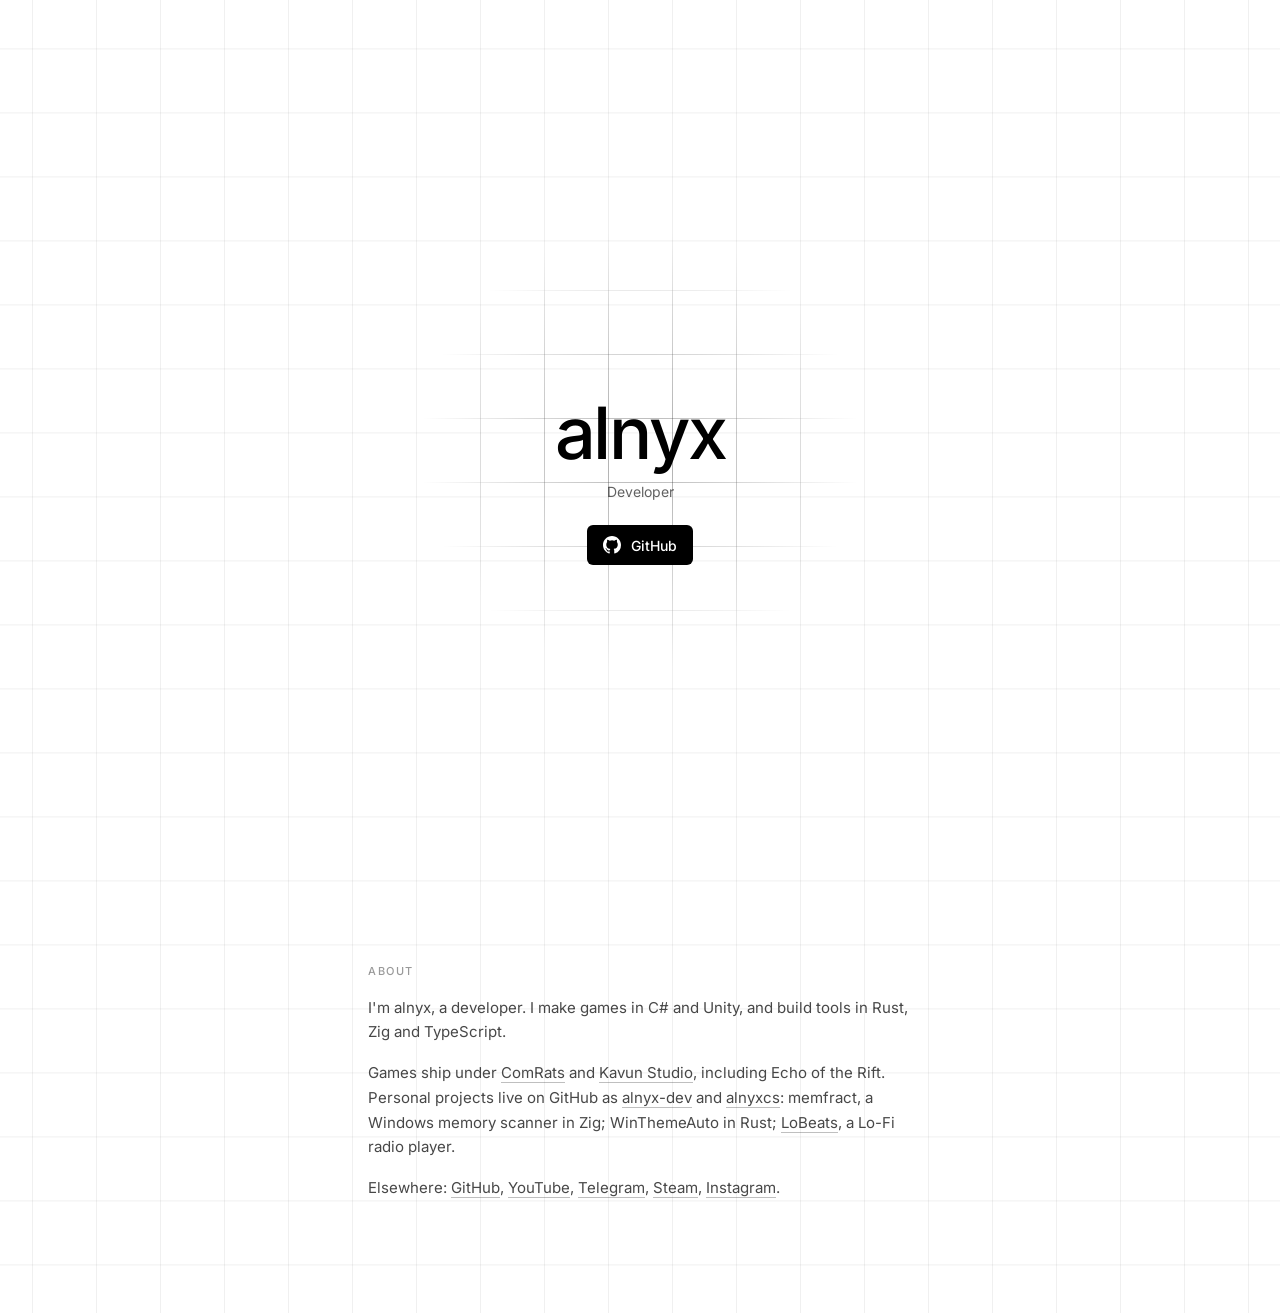
<file: index.html>
<!DOCTYPE html>
<html lang="en">
<head>
<meta charset="utf-8">
<meta name="viewport" content="width=device-width, initial-scale=1, viewport-fit=cover">
<title>alnyx — developer</title>
<meta name="description" content="alnyx (alnyxcs) — developer. Games in C# and Unity; tools in Rust, Zig and TypeScript.">
<link rel="canonical" href="https://alnyx-dev.github.io/">
<meta name="robots" content="index, follow, max-image-preview:large">
<meta name="google-site-verification" content="wNRhs32dFSc0FW93jGzTGAF5mcwV4OuygvEs5phq724">
<meta name="author" content="alnyx">
<meta name="theme-color" content="#ffffff" media="(prefers-color-scheme: light)">
<meta name="theme-color" content="#000000" media="(prefers-color-scheme: dark)">
<link rel="icon" type="image/svg+xml" href="/favicon.svg">

<meta property="og:type" content="profile">
<meta property="og:site_name" content="alnyx">
<meta property="og:title" content="alnyx — developer">
<meta property="og:description" content="Developer. Games in C# and Unity; tools in Rust, Zig and TypeScript.">
<meta property="og:url" content="https://alnyx-dev.github.io/">
<meta property="og:locale" content="en_US">
<meta property="profile:username" content="alnyx">
<meta property="og:image" content="https://alnyx-dev.github.io/og.png">
<meta property="og:image:type" content="image/png">
<meta property="og:image:width" content="1200">
<meta property="og:image:height" content="630">
<meta property="og:image:alt" content="alnyx — Developer">
<meta name="twitter:card" content="summary_large_image">
<meta name="twitter:title" content="alnyx — developer">
<meta name="twitter:description" content="Developer. Games in C# and Unity; tools in Rust, Zig and TypeScript.">
<meta name="twitter:image" content="https://alnyx-dev.github.io/og.png">
<meta name="twitter:image:alt" content="alnyx — Developer">

<script type="application/ld+json">
{
  "@context": "https://schema.org",
  "@graph": [
    {
      "@type": "ProfilePage",
      "@id": "https://alnyx-dev.github.io/#page",
      "url": "https://alnyx-dev.github.io/",
      "name": "alnyx — developer",
      "description": "Developer. Games in C# and Unity; tools in Rust, Zig and TypeScript.",
      "inLanguage": "en",
      "isPartOf": { "@id": "https://alnyx-dev.github.io/#website" },
      "mainEntity": { "@id": "https://alnyx-dev.github.io/#person" },
      "primaryImageOfPage": { "@id": "https://alnyx-dev.github.io/#ogimage" }
    },
    {
      "@type": "Person",
      "@id": "https://alnyx-dev.github.io/#person",
      "name": "alnyx",
      "alternateName": ["alnyxcs", "alnyx-dev", "alnyx cs", "alnyx dev"],
      "url": "https://alnyx-dev.github.io/",
      "jobTitle": "Developer",
      "description": "Developer. Games in C# and Unity; tools in Rust, Zig and TypeScript.",
      "knowsAbout": ["C#", "Unity", "Rust", "Zig", "TypeScript", "Python", "Game development"],
      "image": "https://alnyx-dev.github.io/og.png",
      "mainEntityOfPage": { "@id": "https://alnyx-dev.github.io/#page" },
      "sameAs": [
        "https://github.com/alnyx-dev",
        "https://github.com/alnyxcs",
        "https://www.youtube.com/@alnyxcs",
        "https://t.me/alnyxcs",
        "https://steamcommunity.com/id/alnyx",
        "https://www.instagram.com/truealnyx",
        "https://alnyxcs.github.io/",
        "https://github.com/Kavun-Studio",
        "https://github.com/ComRats"
      ]
    },
    {
      "@type": "WebSite",
      "@id": "https://alnyx-dev.github.io/#website",
      "url": "https://alnyx-dev.github.io/",
      "name": "alnyx",
      "alternateName": ["alnyxcs", "alnyx-dev"],
      "inLanguage": "en",
      "publisher": { "@id": "https://alnyx-dev.github.io/#person" }
    },
    {
      "@type": "ImageObject",
      "@id": "https://alnyx-dev.github.io/#ogimage",
      "url": "https://alnyx-dev.github.io/og.png",
      "contentUrl": "https://alnyx-dev.github.io/og.png",
      "width": 1200,
      "height": 630,
      "caption": "alnyx — Developer"
    }
  ]
}
</script>

<link rel="preload" href="fonts/inter-latin.woff2" as="font" type="font/woff2" crossorigin>
<style>
  @font-face {
    font-family: "Inter";
    font-style: normal;
    font-weight: 400 600;
    font-display: swap;
    src: url("fonts/inter-latin.woff2") format("woff2");
    unicode-range: U+0000-00FF, U+0131, U+0152-0153, U+02BB-02BC, U+02C6, U+02DA, U+02DC, U+0304, U+0308, U+0329, U+2000-206F, U+20AC, U+2122, U+2191, U+2193, U+2212, U+2215, U+FEFF, U+FFFD;
  }
  @font-face {
    font-family: "Inter";
    font-style: normal;
    font-weight: 400 600;
    font-display: swap;
    src: url("fonts/inter-cyrillic.woff2") format("woff2");
    unicode-range: U+0301, U+0400-045F, U+0490-0491, U+04B0-04B1, U+2116;
  }
  :root {
    box-sizing: border-box;
    padding-top: env(safe-area-inset-top, 0px);
    padding-bottom: env(safe-area-inset-bottom, 0px);
    --bg: #ffffff;
    --fg: #000000;
    --btn-bg: #000000;
    --btn-fg: #ffffff;
    --btn-hover: #383838;
    --grid: rgba(0, 0, 0, 0.06);
    color-scheme: light;
  }
  @media (prefers-color-scheme: dark) {
    :root:not([data-theme="light"]) {
      --bg: #000000;
      --fg: #ffffff;
      --btn-bg: #ffffff;
      --btn-fg: #000000;
      --btn-hover: #cccccc;
      --grid: rgba(255, 255, 255, 0.08);
      color-scheme: dark;
    }
  }
  :root[data-theme="dark"] {
    --bg: #000000;
    --fg: #ffffff;
    --btn-bg: #ffffff;
    --btn-fg: #000000;
    --btn-hover: #cccccc;
    --grid: rgba(255, 255, 255, 0.08);
    color-scheme: dark;
  }
  html, body { min-height: 100%; margin: 0; }
  body {
    display: block;
    background-color: var(--bg);
    background-image:
      linear-gradient(to right, var(--grid) 1px, transparent 1px),
      linear-gradient(to bottom, var(--grid) 1px, transparent 1px);
    background-size: 64px 64px;
    background-position: center;
    color: var(--fg);
    font-family: "Inter", ui-sans-serif, system-ui, -apple-system, "Segoe UI", Roboto, sans-serif;
    -webkit-font-smoothing: antialiased;
    -webkit-user-select: none;
    user-select: none;
    -webkit-touch-callout: none;
  }
  main {
    display: flex;
    flex-direction: column;
    align-items: center;
    justify-content: center;
    min-height: 100dvh;
    gap: 0.85rem;
    padding: 2rem;
    text-align: center;
  }
  .about {
    max-width: 34rem;
    margin: 0 auto;
    padding: 0 2rem 7rem;
  }
  .about h2 {
    margin: 0 0 1.1rem;
    font-size: 11px;
    font-weight: 500;
    letter-spacing: 0.14em;
    text-transform: uppercase;
    color: color-mix(in srgb, var(--fg) 40%, transparent);
  }
  .about p {
    margin: 0 0 1rem;
    font-size: 15px;
    line-height: 1.65;
    color: color-mix(in srgb, var(--fg) 72%, transparent);
    text-wrap: pretty;
  }
  .about p:last-child { margin-bottom: 0; }
  .about a {
    color: inherit;
    text-decoration: none;
    border-bottom: 1px solid color-mix(in srgb, var(--fg) 25%, transparent);
    transition: border-color 0.15s ease;
  }
  .about a:hover { border-bottom-color: currentColor; }
  .about a:focus-visible { outline: 2px solid var(--fg); outline-offset: 3px; }
  .brand {
    margin: 0;
    font-size: clamp(2.75rem, 9vw, 4.5rem);
    font-weight: 500;
    line-height: 0.95;
    letter-spacing: -0.032em;
    animation: rise 1s cubic-bezier(0.2, 0.7, 0.2, 1) 0.05s backwards;
  }
  .tagline {
    max-width: 28ch;
    margin: 0 0 0.6rem;
    font-size: 14px;
    line-height: 1.55;
    text-wrap: balance;
    color: color-mix(in srgb, var(--fg) 62%, transparent);
    animation: rise 1s cubic-bezier(0.2, 0.7, 0.2, 1) 0.12s backwards;
  }
  a.btn {
    display: inline-flex;
    align-items: center;
    gap: 0.6rem;
    height: 40px;
    padding: 0 1rem;
    border-radius: 6px;
    background: var(--btn-bg);
    color: var(--btn-fg);
    text-decoration: none;
    font-size: 14px;
    font-weight: 500;
    position: relative;
    transition: background 0.15s ease, transform 0.15s ease;
    animation: rise 1s cubic-bezier(0.2, 0.7, 0.2, 1) 0.2s backwards;
  }
  a.btn:hover { background: var(--btn-hover); }
  a.btn:focus-visible { outline: 2px solid var(--fg); outline-offset: 3px; }
  a.btn svg { width: 18px; height: 18px; fill: currentColor; }
  a.btn:active { transform: scale(0.97); }
  a.btn .arrow {
    width: 0; height: 14px; margin-left: -0.6rem;
    fill: none; stroke: currentColor; stroke-width: 1.6;
    stroke-linecap: round; stroke-linejoin: round;
    opacity: 0; transform: translateX(-6px);
    transition: width 0.25s ease, margin 0.25s ease, opacity 0.25s ease, transform 0.25s ease;
  }
  a.btn:hover .arrow, a.btn:focus-visible .arrow {
    width: 14px; margin-left: 0; opacity: 1; transform: translateX(0);
  }
  body::before {
    content: "";
    position: fixed; inset: 0; pointer-events: none;
    background-image:
      linear-gradient(to right, color-mix(in srgb, var(--fg) 30%, transparent) 1px, transparent 1px),
      linear-gradient(to bottom, color-mix(in srgb, var(--fg) 30%, transparent) 1px, transparent 1px);
    background-size: 64px 64px;
    background-position: center;
    -webkit-mask-image: radial-gradient(220px circle at var(--mx, 50%) var(--my, 50%), #000, transparent);
    mask-image: radial-gradient(220px circle at var(--mx, 50%) var(--my, 50%), #000, transparent);
    animation: glow 1.4s ease 0.1s backwards;
  }
  @keyframes rise { from { opacity: 0; filter: blur(14px); transform: translateY(10px); } to { opacity: 1; filter: blur(0); transform: none; } }
  @keyframes glow { from { opacity: 0; filter: blur(10px); } to { opacity: 1; filter: blur(0); } }
  .ctx {
    position: fixed; z-index: 10; min-width: 208px; padding: 4px;
    display: flex; flex-direction: column;
    background: var(--bg); color: var(--fg);
    border: 1px solid color-mix(in srgb, var(--fg) 14%, transparent);
    border-radius: 10px;
    box-shadow: 0 8px 30px rgba(0, 0, 0, 0.18);
    font-size: 14px;
    transform-origin: top left;
  }
  .ctx[hidden] { display: none; }
  .ctx:not([hidden]) { animation: pop 0.16s cubic-bezier(0.2, 0.7, 0.2, 1); }
  .ctx a, .ctx button {
    display: flex; align-items: center; box-sizing: border-box;
    width: 100%; height: 32px; padding: 0 10px;
    border: 0; border-radius: 6px; background: transparent;
    color: inherit; font: inherit; text-align: left; text-decoration: none;
    cursor: pointer;
  }
  .ctx a:hover, .ctx button:hover, .ctx a:focus-visible, .ctx button:focus-visible {
    background: color-mix(in srgb, var(--fg) 8%, transparent); outline: none;
  }
  .ctx hr {
    width: 100%; height: 1px; margin: 4px 0; border: 0;
    background: color-mix(in srgb, var(--fg) 12%, transparent);
  }
  @keyframes pop { from { opacity: 0; filter: blur(6px); transform: scale(0.96); } to { opacity: 1; filter: blur(0); transform: none; } }
  @media (prefers-reduced-motion: reduce) { .ctx:not([hidden]) { animation: none; } }
  @media (prefers-reduced-motion: reduce) {
    a.btn, body::before, .brand, .tagline { animation: none; }
    a.btn, a.btn .arrow { transition: none; }
  }
</style>
</head>
<body>
  <main>
    <h1 class="brand">alnyx</h1>
    <p class="tagline">Developer</p>
    <a class="btn" href="https://github.com/alnyx-dev" target="_blank" rel="noopener">
      <svg viewBox="0 0 16 16" aria-hidden="true"><path d="M8 0C3.58 0 0 3.58 0 8c0 3.54 2.29 6.53 5.47 7.59.4.07.55-.17.55-.38 0-.19-.01-.82-.01-1.49-2.01.37-2.53-.49-2.69-.94-.09-.23-.48-.94-.82-1.13-.28-.15-.68-.52-.01-.53.63-.01 1.08.58 1.23.82.72 1.21 1.87.87 2.33.66.07-.52.28-.87.51-1.07-1.78-.2-3.64-.89-3.64-3.95 0-.87.31-1.59.82-2.15-.08-.2-.36-1.02.08-2.12 0 0 .67-.21 2.2.82a7.6 7.6 0 0 1 4 0c1.53-1.04 2.2-.82 2.2-.82.44 1.1.16 1.92.08 2.12.51.56.82 1.27.82 2.15 0 3.07-1.87 3.75-3.65 3.95.29.25.54.73.54 1.48 0 1.07-.01 1.93-.01 2.2 0 .21.15.46.55.38A8.01 8.01 0 0 0 16 8c0-4.42-3.58-8-8-8z"/></svg>
      GitHub
      <svg class="arrow" viewBox="0 0 16 16" aria-hidden="true"><path d="M3 8h10M9 4l4 4-4 4"/></svg>
    </a>
  </main>
  <section class="about">
    <h2>About</h2>
    <p>I'm alnyx, a developer. I make games in C# and Unity, and build tools in Rust, Zig and TypeScript.</p>
    <p>Games ship under <a href="https://github.com/ComRats" target="_blank" rel="me noopener">ComRats</a> and <a href="https://github.com/Kavun-Studio" target="_blank" rel="me noopener">Kavun Studio</a>, including Echo of the Rift. Personal projects live on GitHub as <a href="https://github.com/alnyx-dev" target="_blank" rel="me noopener">alnyx-dev</a> and <a href="https://github.com/alnyxcs" target="_blank" rel="me noopener">alnyxcs</a>: memfract, a Windows memory scanner in Zig; WinThemeAuto in Rust; <a href="https://alnyxcs.github.io/LoBeats/" target="_blank" rel="noopener">LoBeats</a>, a Lo-Fi radio player.</p>
    <p>Elsewhere: <a href="https://github.com/alnyx-dev" target="_blank" rel="me noopener">GitHub</a>, <a href="https://www.youtube.com/@alnyxcs" target="_blank" rel="me noopener">YouTube</a>, <a href="https://t.me/alnyxcs" target="_blank" rel="me noopener">Telegram</a>, <a href="https://steamcommunity.com/id/alnyx" target="_blank" rel="me noopener">Steam</a>, <a href="https://www.instagram.com/truealnyx" target="_blank" rel="me noopener">Instagram</a>.</p>
  </section>
  <div id="ctx" class="ctx" role="menu" hidden>
    <a role="menuitem" data-act="open" href="https://github.com/alnyx-dev" target="_blank" rel="noopener">Open GitHub</a>
    <button role="menuitem" data-act="copy" type="button">Copy link</button>
    <hr>
    <button role="menuitem" data-act="theme" type="button">Toggle theme</button>
  </div>
  <script>
    (function () {
      if (matchMedia("(prefers-reduced-motion: reduce)").matches) return;
      var root = document.documentElement;
      var tx = innerWidth / 2, ty = innerHeight / 2, x = tx, y = ty, running = false;
      function tick() {
        x += (tx - x) * 0.12; y += (ty - y) * 0.12;
        root.style.setProperty("--mx", x + "px");
        root.style.setProperty("--my", y + "px");
        if (Math.abs(tx - x) + Math.abs(ty - y) > 0.5) requestAnimationFrame(tick);
        else running = false;
      }
      addEventListener("pointermove", function (e) {
        tx = e.clientX; ty = e.clientY;
        if (!running) { running = true; requestAnimationFrame(tick); }
      });
    })();
  </script>
  <script>
    (function () {
      var m = document.getElementById("ctx");
      var items = [].slice.call(m.querySelectorAll("[role=menuitem]"));
      var root = document.documentElement;
      var URL_ = "https://github.com/alnyx-dev";
      var copyBtn = m.querySelector("[data-act=copy]");
      var copyLabel = copyBtn.textContent;
      function show(x, y) {
        copyBtn.textContent = copyLabel;
        m.hidden = false;
        var l = Math.min(x, innerWidth - m.offsetWidth - 8);
        var t = Math.min(y, innerHeight - m.offsetHeight - 8);
        m.style.left = Math.max(8, l) + "px";
        m.style.top = Math.max(8, t) + "px";
      }
      function hide() { m.hidden = true; }
      function copy() {
        function fallback() {
          var ta = document.createElement("textarea");
          ta.value = URL_; ta.style.position = "fixed"; ta.style.opacity = "0";
          document.body.appendChild(ta); ta.select();
          try { document.execCommand("copy"); } catch (e) {}
          document.body.removeChild(ta);
        }
        if (navigator.clipboard && navigator.clipboard.writeText) {
          navigator.clipboard.writeText(URL_).catch(fallback);
        } else { fallback(); }
      }
      function toggleTheme() {
        var dark = getComputedStyle(root).getPropertyValue("--bg").trim() === "#000000";
        root.setAttribute("data-theme", dark ? "light" : "dark");
      }
      addEventListener("contextmenu", function (e) {
        e.preventDefault();
        show(e.clientX, e.clientY);
      });
      addEventListener("pointerdown", function (e) {
        if (!m.hidden && !m.contains(e.target)) hide();
      });
      addEventListener("keydown", function (e) {
        if (m.hidden) return;
        if (e.key === "Escape") { hide(); return; }
        if (e.key === "ArrowDown" || e.key === "ArrowUp") {
          e.preventDefault();
          var i = items.indexOf(document.activeElement);
          var step = e.key === "ArrowDown" ? 1 : -1;
          i = i < 0 ? (step > 0 ? 0 : items.length - 1) : (i + step + items.length) % items.length;
          items[i].focus();
        }
      });
      addEventListener("blur", hide);
      addEventListener("resize", hide);
      addEventListener("scroll", hide, true);
      m.addEventListener("click", function (e) {
        var b = e.target.closest("[data-act]");
        if (!b) return;
        var a = b.getAttribute("data-act");
        if (a === "open") { hide(); return; }
        if (a === "copy") { copy(); b.textContent = "Copied"; setTimeout(hide, 700); return; }
        if (a === "theme") { toggleTheme(); hide(); }
      });
    })();
  </script>
</body>
</html>
</file>
